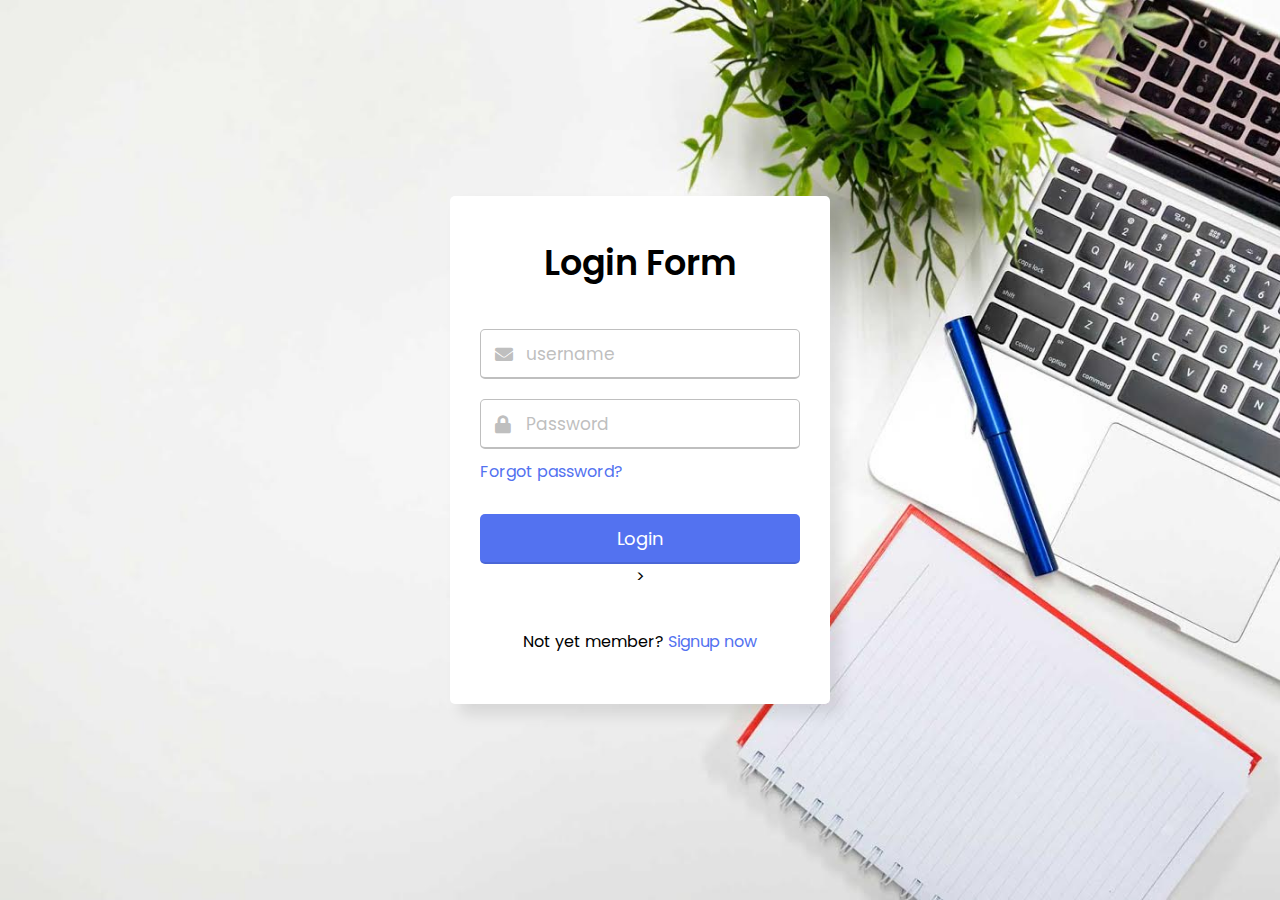
<file: login.html>
<!DOCTYPE html>

<html lang="en">
<head>
  <meta charset="UTF-8">
  <meta name="viewport" content="width=device-width, initial-scale=1.0">
  <title>Login Form</title>
  <link rel="stylesheet" href="style.css">
  <link rel="stylesheet" href="https://cdnjs.cloudflare.com/ajax/libs/font-awesome/5.15.3/css/all.min.css"/>
</head>
<body>
  <div class="wrapper">
    <header>Login Form</header>
    <form action="index.html">
      <div class="field username">
        <div class="input-area">
          <input type="text" placeholder="username">
          <i class="icon fas fa-envelope"></i>
          <i class="error error-icon fas fa-exclamation-circle"></i>
        </div>
        <div class="error error-txt">username can't be blank</div>
      </div>
      <div class="field password">
        <div class="input-area">
          <input type="password" placeholder="Password">
          <i class="icon fas fa-lock"></i>
          <i class="error error-icon fas fa-exclamation-circle"></i>
        </div>
        <div class="error error-txt">Password can't be blank</div>
      </div>
      <div class="pass-txt"><a href="#">Forgot password?</a></div>
      <input type="submit" value="Login" ></a>>
    </form>
    <div class="sign-txt">Not yet member? <a href="#">Signup now</a></div>
  </div>
  <script src="form.js"></script>
  <script src="api.js"></script>
</body>
</html>
</file>
<file: style.css>
@import url('https://fonts.googleapis.com/css2?family=Poppins:wght@400;500;600&display=swap');
*{
  margin: 0;
  padding: 0;
  box-sizing: border-box;
  font-family: "Poppins", sans-serif;
}
body{
  background: url(./image/bg\ \(1\).jpg) no-repeat;
  background-size: cover;
  width: 100%;
  height: 100vh;
  display: flex;
  align-items: center;
  justify-content: center;
 
}
::selection{
  color: #fff;
  background: #5372F0;
}
.wrapper{
  width: 380px;
  padding: 40px 30px 50px 30px;
  background: #fff;
  border-radius: 5px;
  text-align: center;
  box-shadow: 10px 10px 15px rgba(0,0,0,0.1);
}
.wrapper header{
  font-size: 35px;
  font-weight: 600;
}
.wrapper form{
  margin: 40px 0;
}
form .field{
  width: 100%;
  margin-bottom: 20px;
}
form .field.shake{
  animation: shake 0.3s ease-in-out;
}
@keyframes shake {
  0%, 100%{
    margin-left: 0px;
  }
  20%, 80%{
    margin-left: -12px;
  }
  40%, 60%{
    margin-left: 12px;
  }
}
form .field .input-area{
  height: 50px;
  width: 100%;
  position: relative;
}
form input{
  width: 100%;
  height: 100%;
  outline: none;
  padding: 0 45px;
  font-size: 18px;
  background: none;
  caret-color: #5372F0;
  border-radius: 5px;
  border: 1px solid #bfbfbf;
  border-bottom-width: 2px;
  transition: all 0.2s ease;
}
form .field input:focus,
form .field.valid input{
  border-color: #5372F0;
}
form .field.shake input,
form .field.error input{
  border-color: #dc3545;
}
.field .input-area i{
  position: absolute;
  top: 50%;
  font-size: 18px;
  pointer-events: none;
  transform: translateY(-50%);
}
.input-area .icon{
  left: 15px;
  color: #bfbfbf;
  transition: color 0.2s ease;
}
.input-area .error-icon{
  right: 15px;
  color: #dc3545;
}
form input:focus ~ .icon,
form .field.valid .icon{
  color: #5372F0;
}
form .field.shake input:focus ~ .icon,
form .field.error input:focus ~ .icon{
  color: #bfbfbf;
}
form input::placeholder{
  color: #bfbfbf;
  font-size: 17px;
}
form .field .error-txt{
  color: #dc3545;
  text-align: left;
  margin-top: 5px;
}
form .field .error{
  display: none;
}
form .field.shake .error,
form .field.error .error{
  display: block;
}
form .pass-txt{
  text-align: left;
  margin-top: -10px;
}
.wrapper a{
  color: #5372F0;
  text-decoration: none;
}
.wrapper a:hover{
  text-decoration: underline;
}
form input[type="submit"]{
  height: 50px;
  margin-top: 30px;
  color: #fff;
  padding: 0;
  border: none;
  background: #5372F0;
  cursor: pointer;
  border-bottom: 2px solid rgba(0,0,0,0.1);
  transition: all 0.3s ease;
}
form input[type="submit"]:hover{
  background: #2c52ed;
}
</file>
